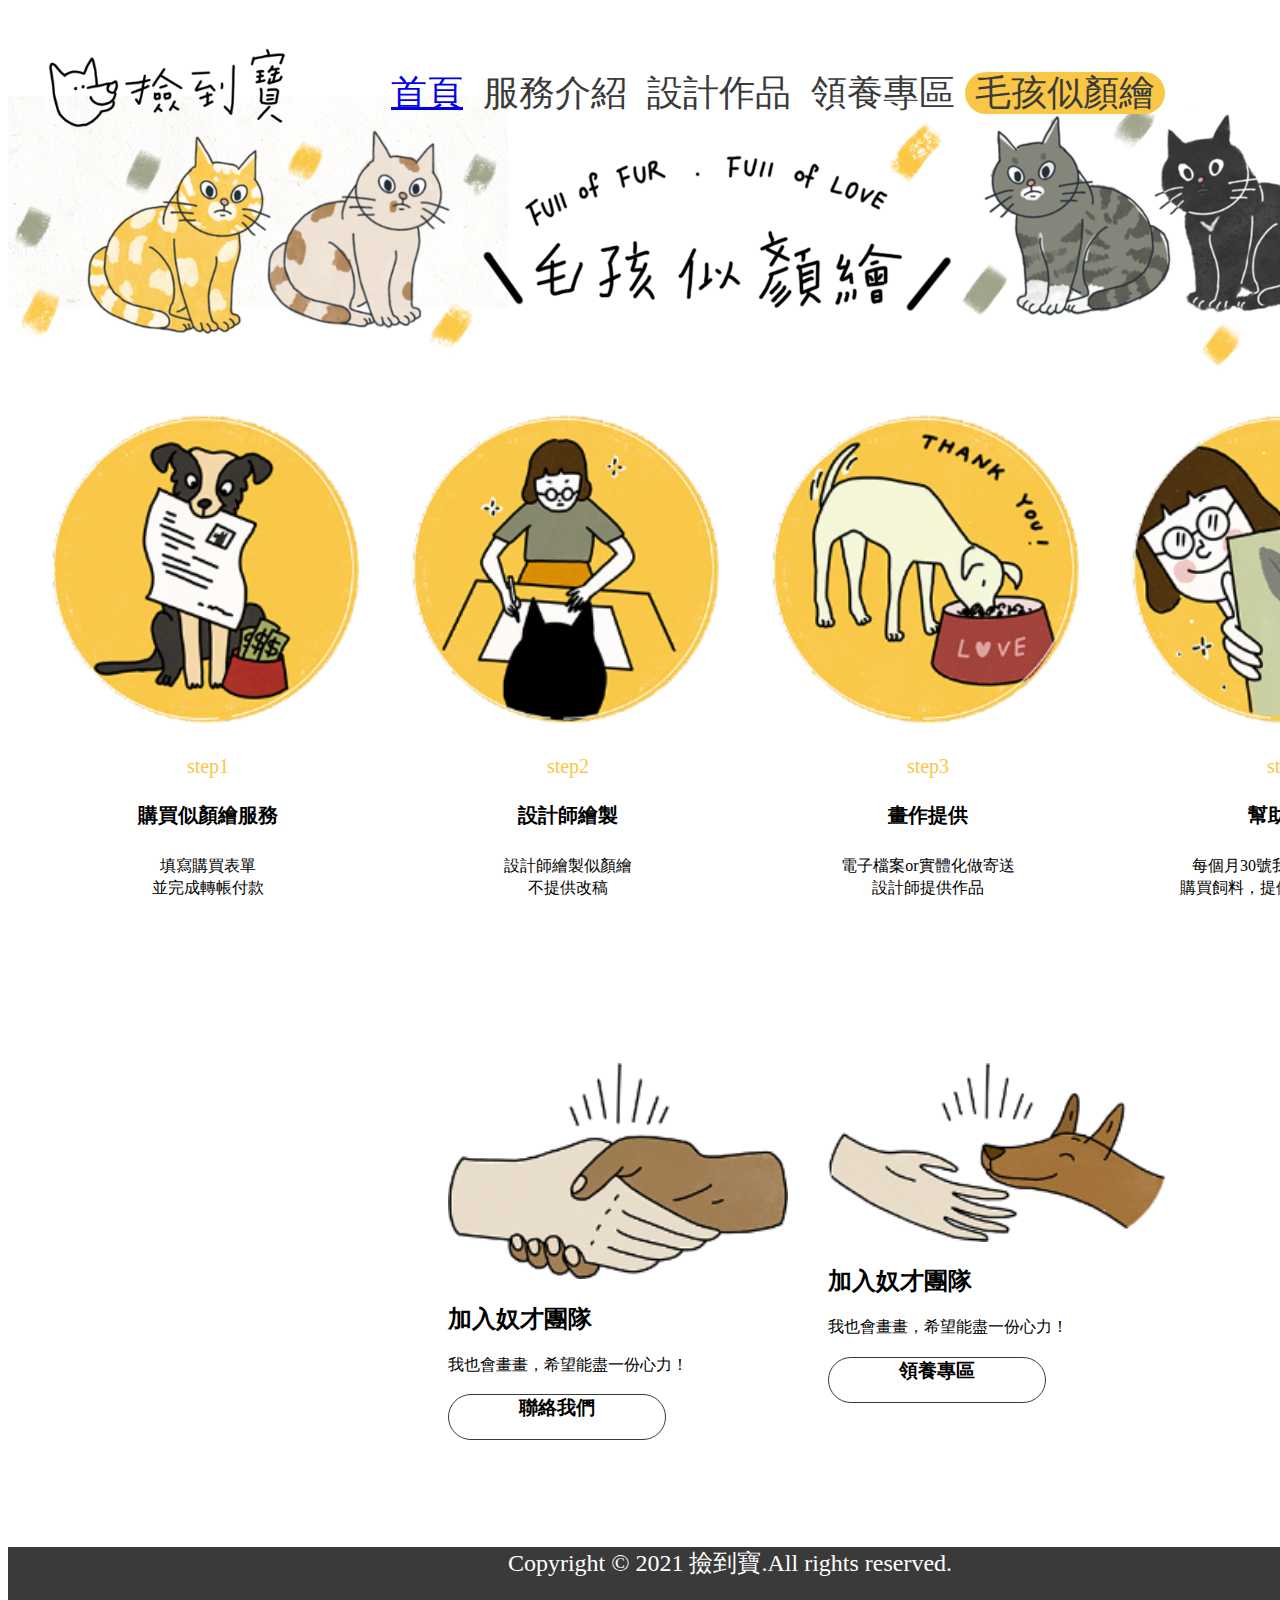
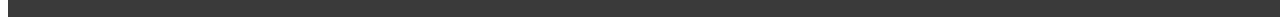
<file: 期末/service.html>
<!DOCTYPE html>
<html lang="en">
<head>
    <meta charset="UTF-8">
    <meta name="viewport" content="width=device-width, initial-scale=1.0">
    <meta http-equiv="X-UA-Compatible" content="ie=edge">
    <title>撿到寶_UI</title>
    <link rel="stylesheet" href="style.css">
</head>
<body>
    <div class="wrap">
        <div class="navbar">
            <li class="menu">
            <img src="logo.png" alt="">
            &nbsp&nbsp&nbsp&nbsp&nbsp&nbsp&nbsp&nbsp&nbsp&nbsp&nbsp&nbsp
            &nbsp&nbsp&nbsp&nbsp&nbsp&nbsp&nbsp&nbsp&nbsp&nbsp&nbsp&nbsp
            &nbsp&nbsp&nbsp&nbsp&nbsp&nbsp&nbsp&nbsp&nbsp&nbsp&nbsp
            <h1><a href="index.html">首頁</a></h1>
            <h1>服務介紹</h1>
            <h1>設計作品</h1>
            <h1>領養專區</h1>
            <h1 style="background-color:#F9C745;border-radius: 23px;">毛孩似顏繪</h1>
            </li>
            
            

        </div>


        <div class="bg">
        </div>

        <div class="content2">
            <li class="C3">
                <ul>
                    <img src="step01.png" height="340px" width="340px">
                    <p>step1</p>
                    <h1>購買似顏繪服務</h1>
                    <h5>填寫購買表單<br>並完成轉帳付款</h5>
                </ul>
                <ul>
                    <img src="step02.png" height="340px" width="340px">
                    <p>step2</p>
                    <h1>設計師繪製</h1>
                    <h5>設計師繪製似顏繪<br>不提供改稿</h5>
                </ul>
                <ul>
                    <img src="step03.png" height="340px" width="340px">
                    <p>step3</p>
                    <h1>畫作提供</h1>
                    <h5>電子檔案or實體化做寄送<br>設計師提供作品</h5>
                </ul>
                <ul>
                    <img src="step04.png" height="340px" width="340px">
                    <p>step4</p>
                    <h1>幫助浪浪</h1>
                    <h5>每個月30號我們會將設計費<br>購買飼料，提供給xxx中途之家</h5>
                </ul>
            </li>
        </div>

        <div>

            <div class="footer1">
                <li>
                    <ul>
                        <img src="link01.png" height="340px" width="340px">
                        <H2>加入奴才團隊</H2>
                        <p>我也會畫畫，希望能盡一份心力！</p>
                        <h3>聯絡我們</H3>
                    </ul>
                    <ul>
                        <img src="link02.png " height="340px" width="340px">
                        <H2>加入奴才團隊</H2>
                        <p>我也會畫畫，希望能盡一份心力！</p>
                        <h3>領養專區</H3>
                    </ul>    
                </li>
            </div>

            <div class="footer2">
                Copyright © 2021 撿到寶.All rights reserved.

            </div>
        </div>
    </div>
</body>
</html>
</file>
<file: 期末/style.css>
.wrap{
    margin-left: auto;
    margin-right: auto;
    max-width: 1920px;
    background: transparent url('lightpaperfibers.png') 0% 0% no-repeat padding-box;
}

.navbar{
    top: 0px;
    left: 0px; 
    width: 1440px;
    height: 88px;
    background: #FFFFFF 0% 0% no-repeat padding-box;
    opacity: 1;
    
}

.menu{
    text-align: right;
    font: normal normal normal 16px/22px Noto Sans;
    letter-spacing: 0px;
    color: #3A3A3A;
    opacity: 1;
    font-size: 36px;
    padding: 40px; 
      
}

.menu img{
    position: absolute;
}

@media (max-width: 768px){
    .menu img{
        position: relative;
    }
}

.menu h1{
    text-align: right;
    font: normal normal normal 16px/22px Noto Sans;
    letter-spacing: 0px;
    color: #3A3A3A;
    font-size: 36px;
    opacity: 1;
    padding: 10px;
}
h1:hover{
    color:#F9C745;
}
a:hover{
    color:#F9C745;
}

img{
    max-width: 100%;
    height: auto;
}

.home{
    top: 80px;
    left: 0px;
    width: 1440px;
    height: 810px;
    background: transparent url('home.png') 0% 0% no-repeat padding-box;
    opacity: 1;
    margin: 50px;
    text-align: right;
}
@media (max-width: 768px){
    .home{
        top: 80px;
        left: 0px;
        width: 1440px;
        height: 810px;
        background: transparent url('home@2x.png') 0% 0% no-repeat padding-box;
        opacity: 1;
        margin: 50px;
        text-align: right;
    }
}

.home img {
    
    position:fixed;
    -webkit-transition: opacity 1 ease-in-out;
    -moz-transition: opacity 1 ease-in-out;
    -o-transition: opacity 1 ease-in-out;
    transition: opacity 1 ease-in-out;
  }

.home img:nth-of-type(2):hover{
    opacity:0;
}

.content1{
    top: 898px;

    left: 0px;
    width: 1440px;
    height: 606px;

    opacity: 1;
}

.content1 img{
    margin-left: 172px;
    margin-top: 80px;
    margin-bottom: 40px;
}

.content1 h1{
    
    margin-left: 868px;
    font: normal normal bold 24px/39px;
    letter-spacing: 0px;
    color: #F9C745;
    opacity: 1;
}
.content1 h2{
    margin-left: 868px;
    font: normal normal bold 32px/51px Kalam;
    letter-spacing: 0px;
    color: #3A3A3A;
    opacity: 1;
}

.content1 p{
    margin-left: 868px;
    font: normal normal normal 16px/32px Noto Sans;
    letter-spacing: 1.28px;
    color: #3A3A3A;
    opacity: 1;
}

.content2{
    top: 1504px;
    left: 0px;
    width: 1440px;
    height: 651px;
    opacity: 1;
}

.C2{
    margin: auto;
    display: flex;    
}

.content3{
    top: 2153px;
    left: 0px;
    width: 1440px;
    height: 1064px;
    opacity: 1;
}

.content3 p{
    text-align: left;
    font: normal normal normal 16px/22px Noto Sans;
    letter-spacing: 0px;
    color: #3A3A3A;
    opacity: 1;  
}



.img{
    margin: auto;
    display: flex;
}

.content3 h2{
    text-align: center;  
}

li{
    display: flex;
}

h3{
    top: 3094px;
    width: 216px;
    height: 44px;
    text-align: center;
    border: 1px solid #3A3A3A;
    border-radius: 23px;
    opacity: 1;
}
.footer1{
    
    top: 3217px;
    margin-left: 400px;
    width: 1440px;
    height: 500px;
    background: #FFFFFF 0% 0% no-repeat padding-box;
    opacity: 1;
}

.footer2{
    text-align: center;
    font-size: 24px;
    color: #FFFFFF;
    top: 3442px;
    left: 0px;
    width: 1444px;
    height: 70px;
    background: #3A3A3A 0% 0% no-repeat padding-box;
    opacity: 1;
}

.bg{
    top: 88px;
    left: 0px;
    width: 1440px;
    height: 300px;
    background: transparent url('banner.png') 0% 0% no-repeat padding-box;
}

.C3{
    margin: auto;
    display: flex;
}
.C3 p{
    text-align: center;
    font:20px/32px Kalam;
    letter-spacing: 0px;
    color: #F9C745;
    opacity: 1;
}

.C3 h1{
    text-align: center;
    font: normal normal bold 20px/27px Noto Sans;
    letter-spacing: 0px;
    color: #000000;
    opacity: 1;
}
.C3 h5{
    text-align: center;
    font: normal normal normal 16px/22px Noto Sans;
    letter-spacing: 0px;
    color: #000000;
    opacity: 1;
}
</file>
